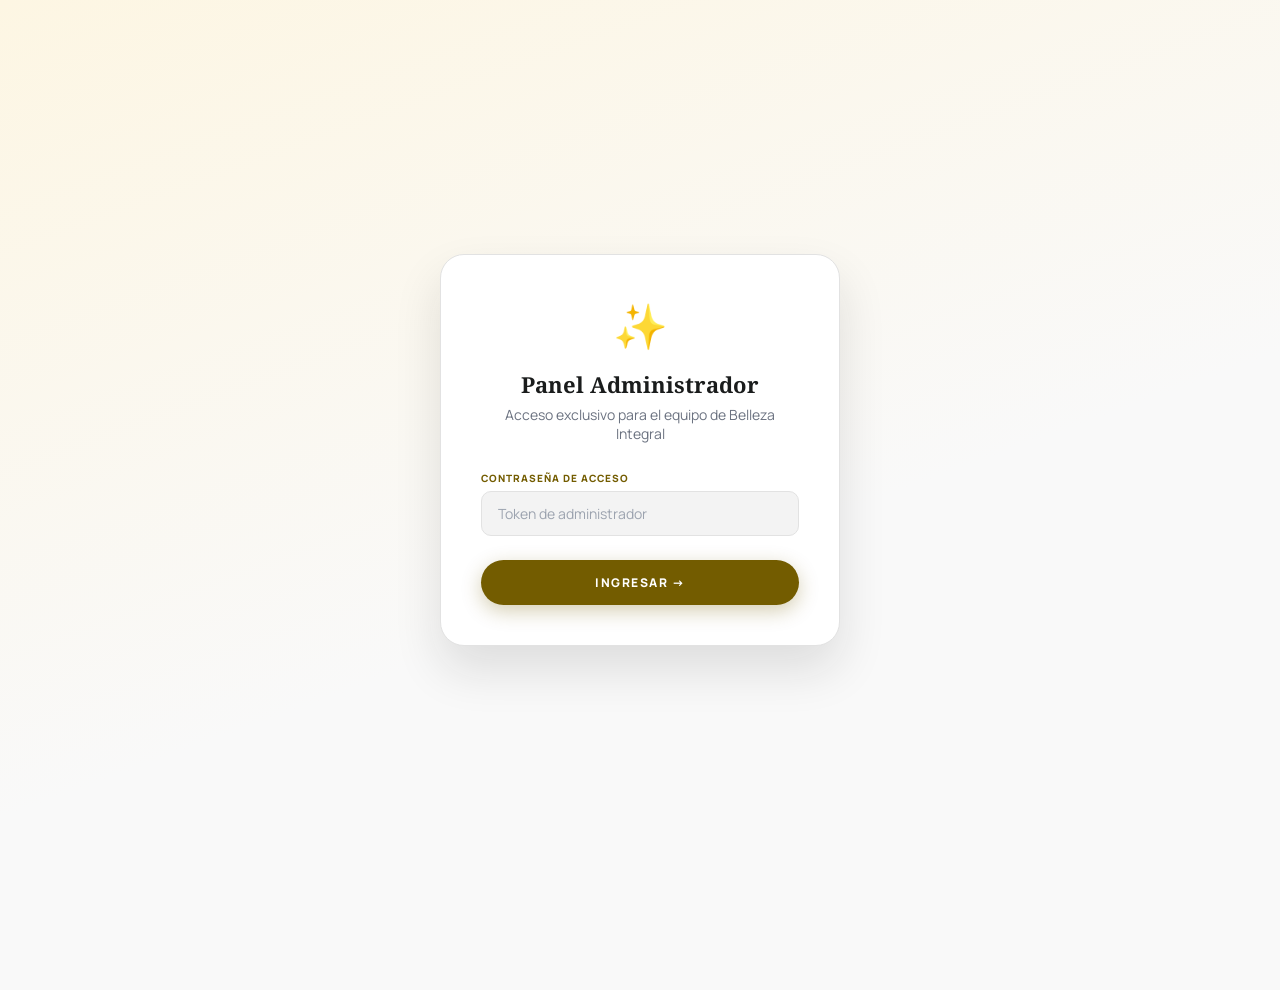
<file: dashboard.html>
<!DOCTYPE html>
<html lang="es">
<head>
<meta charset="UTF-8">
<meta name="viewport" content="width=device-width,initial-scale=1.0">
<title>Dashboard — Belleza Integral</title>
<link rel="preconnect" href="https://fonts.googleapis.com">
<link href="https://fonts.googleapis.com/css2?family=Noto+Serif:ital,wght@0,400;0,700;1,400&family=Manrope:wght@300;400;600;800&display=swap" rel="stylesheet">
<link href="https://fonts.googleapis.com/css2?family=Material+Symbols+Outlined:wght,FILL@100..700,0..1&display=swap" rel="stylesheet">
<link rel="stylesheet" href="css/styles.css">
</head>
<body>

<!-- LOADER -->
<div class="loader" id="loader" style="display:none">
  <div class="loader-spin"></div>
  <p class="loader-txt" id="loader-txt">Cargando…</p>
</div>
<div class="toast-error" id="toast-error"></div>

<!-- LOGIN SCREEN -->
<div id="login-screen" class="login-screen">
  <div class="login-card">
    <div class="login-logo">✨</div>
    <h2 class="login-titulo">Panel Administrador</h2>
    <p class="login-sub">Acceso exclusivo para el equipo de Belleza Integral</p>
    <div class="login-input-group">
      <label>Contraseña de acceso</label>
      <input class="form-input" id="login-pwd" type="password"
        placeholder="Token de administrador"
        onkeydown="if(event.key==='Enter')iniciarSesion()">
    </div>
    <button class="btn-login" onclick="iniciarSesion()">Ingresar →</button>
    <p id="login-error" style="color:var(--danger);font-size:13px;margin-top:12px;display:none">
      ❌ Credenciales incorrectas
    </p>
  </div>
</div>

<!-- DASHBOARD SCREEN -->
<div id="dash-screen" style="display:none">

  <!-- NAVBAR -->
  <nav class="navbar">
    <div class="nav-brand">
      <span class="nav-logo">✨</span>
      <span class="nav-nombre">Belleza Integral · Admin</span>
    </div>
    <div class="nav-links">
      <span class="nav-link" onclick="cargarDashboard()">🏠 Dashboard</span>
      <span class="nav-link" onclick="mostrarSeccion('agenda')">📅 Agenda</span>
      <span class="nav-link" onclick="mostrarSeccion('reservas')">📋 Reservas</span>
      <span class="nav-link" onclick="cerrarSesion()" style="color:var(--danger)">Salir</span>
    </div>
  </nav>

  <div class="dash-layout">

    <!-- HEADER -->
    <div class="dash-header">
      <div>
        <h1 class="dash-titulo">Dashboard</h1>
        <p class="dash-fecha" id="dash-fecha-hoy"></p>
      </div>
      <div class="fecha-selector">
        <label style="font-size:13px;color:var(--muted)">Ver día:</label>
        <input type="date" class="fecha-input" id="fecha-selector-dash" onchange="cambiarFecha(this.value)">
        <button class="btn-secondary" style="padding:8px 14px;font-size:13px" onclick="cargarDashboard()">
          Hoy
        </button>
      </div>
    </div>

    <!-- STATS -->
    <div class="stats-grid" id="stats-grid">
      <div class="stat-card"><div class="stat-valor">—</div><div class="stat-label">Reservas hoy</div></div>
      <div class="stat-card stat-card--success"><div class="stat-valor">—</div><div class="stat-label">Confirmadas</div></div>
      <div class="stat-card stat-card--info"><div class="stat-valor">—</div><div class="stat-label">Completadas</div></div>
      <div class="stat-card stat-card--danger"><div class="stat-valor">—</div><div class="stat-label">Canceladas</div></div>
      <div class="stat-card"><div class="stat-valor" style="font-size:22px">—</div><div class="stat-label">Ingreso estimado</div></div>
    </div>

    <!-- SECCIÓN AGENDA -->
    <div id="seccion-agenda" class="dash-section" style="margin-bottom:24px">
      <div class="dash-section-titulo">📅 Agenda del Día</div>
      <div id="agenda-dia">
        <p class="agenda-vacia">Cargando agenda…</p>
      </div>
    </div>

    <!-- SECCIÓN RESERVAS -->
    <div id="seccion-reservas">
      <div class="dash-grid">

        <!-- Tabla reservas del día -->
        <div class="dash-section">
          <div style="display:flex;align-items:center;justify-content:space-between;margin-bottom:16px">
            <div class="dash-section-titulo" style="margin-bottom:0">📋 Reservas del Día</div>
            <button class="btn-secondary" style="padding:6px 12px;font-size:12px" onclick="exportarCSV()">
              ↓ Exportar
            </button>
          </div>
          <div style="overflow-x:auto">
            <table class="tabla-reservas">
              <thead>
                <tr>
                  <th>ID</th><th>Cliente</th><th>Servicio</th>
                  <th>Especialista</th><th>Hora</th><th>Estado</th><th>Acciones</th>
                </tr>
              </thead>
              <tbody id="tabla-reservas-body">
                <tr><td colspan="7" style="text-align:center;color:var(--hint);padding:24px">Cargando…</td></tr>
              </tbody>
            </table>
          </div>
        </div>

        <!-- Próximas reservas -->
        <div class="dash-section">
          <div class="dash-section-titulo">🔜 Próximas Reservas</div>
          <div id="proximas-lista">
            <p style="color:var(--hint);font-size:13px;text-align:center;padding:20px">Cargando…</p>
          </div>
        </div>

      </div>
    </div>

  </div>
</div>

<!-- MODAL DETALLE RESERVA -->
<div class="modal-back" id="modal-detalle">
  <div class="modal">
    <div class="modal-header">
      <h3>📋 Detalle de Reserva</h3>
      <button class="modal-close" onclick="cerrarModalDetalle()">✕</button>
    </div>
    <div class="modal-body" id="modal-detalle-body">
      <!-- Dinámico -->
    </div>
  </div>
</div>

<script src="js/api.js"></script>
<script src="js/calendar.js"></script>
<script>
/* ================================================================
   DASHBOARD — Lógica admin
   ================================================================ */

let dashState = {
  autenticado: false,
  fechaActual: _hoyStr(),
  data: null
};

// ── AUTENTICACIÓN ─────────────────────────────────────────────
async function iniciarSesion() {
  const pwd = document.getElementById('login-pwd').value.trim();
  if (!pwd) return;

  mostrarLoader(true, 'Verificando…');
  try {
    const res = await apiAdmin('validarAdmin', { token: pwd });
    mostrarLoader(false);
    if (res.ok && res.esAdmin) {
      // Guardar token en sessionStorage
      sessionStorage.setItem('barberia_token', pwd);
      // Sobrescribir API_TOKEN con el ingresado
      window.API_TOKEN = pwd;
      dashState.autenticado = true;
      mostrarDashboard();
    } else {
      document.getElementById('login-error').style.display = 'block';
    }
  } catch(e) {
    mostrarLoader(false);
    mostrarError('Error de conexión.');
  }
}

function cerrarSesion() {
  sessionStorage.removeItem('barberia_token');
  dashState.autenticado = false;
  document.getElementById('dash-screen').style.display = 'none';
  document.getElementById('login-screen').style.display = 'flex';
}

// Al cargar la página, verificar si ya hay sesión
window.addEventListener('DOMContentLoaded', () => {
  const token = sessionStorage.getItem('barberia_token');
  if (token) {
    window.API_TOKEN = token;
    dashState.autenticado = true;
    mostrarDashboard();
  }
  // Inicializar fecha de hoy
  document.getElementById('fecha-selector-dash').value = dashState.fechaActual;
  document.getElementById('dash-fecha-hoy').textContent = _formatFechaLarga(dashState.fechaActual);
});

function mostrarDashboard() {
  document.getElementById('login-screen').style.display = 'none';
  document.getElementById('dash-screen').style.display = 'block';
  cargarDashboard();
}

// ── CARGAR DATOS ──────────────────────────────────────────────
async function cargarDashboard() {
  dashState.fechaActual = _hoyStr();
  document.getElementById('fecha-selector-dash').value = dashState.fechaActual;
  document.getElementById('dash-fecha-hoy').textContent = _formatFechaLarga(dashState.fechaActual);

  mostrarLoader(true, 'Cargando dashboard…');
  try {
    const data    = await apiAdmin('getDashboard', {});
    dashState.data = data;
    mostrarLoader(false);

    if (!data.ok) { mostrarError(data.error||'Error al cargar datos.'); return; }

    renderStats(data.stats);
    renderTablaReservas(data.reservasHoy);
    renderAgendaDia('agenda-dia', data.reservasHoy, data.empleados);
    renderProximas(data.proximas);
  } catch(e) {
    mostrarLoader(false);
    mostrarError('Error de conexión.');
  }
}

async function cambiarFecha(fecha) {
  dashState.fechaActual = fecha;
  document.getElementById('dash-fecha-hoy').textContent = _formatFechaLarga(fecha);
  mostrarLoader(true, 'Cargando reservas…');
  try {
    const reservas = await apiAdmin('getReservasPorDia', { params:{ fecha } });
    mostrarLoader(false);
    renderTablaReservas(reservas);
    if (dashState.data) renderAgendaDia('agenda-dia', reservas, dashState.data.empleados);
  } catch(e) {
    mostrarLoader(false);
    mostrarError('Error al cargar reservas.');
  }
}

// ── RENDER ────────────────────────────────────────────────────
function renderStats(stats) {
  const cards = document.getElementById('stats-grid').querySelectorAll('.stat-card');
  const vals  = [
    stats.totalHoy,
    stats.confirmadas,
    stats.completadas,
    stats.canceladas,
    '$' + (stats.ingresoEstimado||0).toLocaleString('es-CL')
  ];
  cards.forEach((c,i) => { c.querySelector('.stat-valor').textContent = vals[i]; });
}

function renderTablaReservas(reservas) {
  const tbody = document.getElementById('tabla-reservas-body');
  if (!reservas || !reservas.length) {
    tbody.innerHTML = '<tr><td colspan="7" style="text-align:center;color:var(--hint);padding:24px">Sin reservas para este día</td></tr>';
    return;
  }

  reservas.sort((a,b) => a.horaInicio.localeCompare(b.horaInicio));

  tbody.innerHTML = reservas.map(r => `
    <tr>
      <td style="font-family:monospace;font-size:12px;color:var(--gold)">${r.id}</td>
      <td>
        <div style="font-weight:600;font-size:13px">${r.nombre}</div>
        <div style="font-size:11px;color:var(--muted)">${r.email}</div>
      </td>
      <td style="font-size:13px">${r.servicioNombre}${r.sesionNum>1?' (S'+r.sesionNum+'/'+r.sesionesTotales+')':''}</td>
      <td style="font-size:13px">${r.empleadoNombre}</td>
      <td style="font-size:13px;white-space:nowrap">${r.horaInicio} — ${r.horaFin}</td>
      <td><span class="badge badge--${r.estado.toLowerCase()}">${r.estado}</span></td>
      <td>
        <div style="display:flex;gap:6px">
          <button class="btn-success" onclick="verDetalle('${r.id}')">Ver</button>
          ${r.estado !== 'Cancelada' && r.estado !== 'Completada'
            ? `<button class="btn-success" onclick="completarReserva('${r.id}')">✓</button>
               <button class="btn-danger"  onclick="cancelarReservaAdmin('${r.id}')">✕</button>`
            : ''
          }
        </div>
      </td>
    </tr>
  `).join('');
}

function renderProximas(proximas) {
  const el = document.getElementById('proximas-lista');
  if (!proximas || !proximas.length) {
    el.innerHTML = '<p style="color:var(--hint);font-size:13px;text-align:center;padding:20px">Sin próximas reservas</p>';
    return;
  }

  el.innerHTML = proximas.slice(0,15).map(r => `
    <div style="display:flex;justify-content:space-between;align-items:center;
      padding:10px 0;border-bottom:1px solid var(--border);font-size:13px">
      <div>
        <div style="font-weight:600">${r.nombre}</div>
        <div style="color:var(--muted);font-size:11px">${r.servicioNombre} · ${r.empleadoNombre}</div>
      </div>
      <div style="text-align:right">
        <div style="color:var(--gold);font-weight:600">${r.fecha}</div>
        <div style="color:var(--muted);font-size:11px">${r.horaInicio}</div>
      </div>
    </div>
  `).join('');
}

// ── ACCIONES ──────────────────────────────────────────────────
async function cancelarReservaAdmin(reservaID) {
  if (!confirm('¿Cancelar la reserva ' + reservaID + '?')) return;
  mostrarLoader(true, 'Cancelando…');
  const res = await apiAdmin('cancelarReserva', { reservaID, canceladoPor:'admin' });
  mostrarLoader(false);
  if (res.ok) { mostrarExito('Reserva cancelada.'); await cargarDashboard(); }
  else mostrarError(res.error||'Error al cancelar.');
}

async function completarReserva(reservaID) {
  mostrarLoader(true, 'Actualizando…');
  const res = await apiAdmin('actualizarEstado', { params:{ reservaID, estado:'Completada' } });
  mostrarLoader(false);
  if (res.ok) { mostrarExito('Reserva marcada como completada.'); await cargarDashboard(); }
  else mostrarError('Error al actualizar.');
}

function verDetalle(reservaID) {
  const reservas = dashState.data?.reservasHoy || [];
  const r = reservas.find(x => x.id === reservaID);
  if (!r) { mostrarError('Reserva no encontrada.'); return; }

  document.getElementById('modal-detalle-body').innerHTML = `
    <div class="modal-resumen" style="grid-template-columns:1fr 1fr">
      <div class="modal-res-item"><span>ID Reserva</span><strong style="color:var(--gold)">${r.id}</strong></div>
      <div class="modal-res-item"><span>Estado</span><strong><span class="badge badge--${r.estado.toLowerCase()}">${r.estado}</span></strong></div>
      <div class="modal-res-item"><span>Cliente</span><strong>${r.nombre}</strong></div>
      <div class="modal-res-item"><span>Email</span><strong>${r.email}</strong></div>
      <div class="modal-res-item"><span>Teléfono</span><strong>${r.telefono||'—'}</strong></div>
      <div class="modal-res-item"><span>Servicio</span><strong>${r.servicioNombre}</strong></div>
      <div class="modal-res-item"><span>Especialista</span><strong>${r.empleadoNombre}</strong></div>
      <div class="modal-res-item"><span>Fecha</span><strong>${r.fecha}</strong></div>
      <div class="modal-res-item"><span>Hora</span><strong>${r.horaInicio} — ${r.horaFin}</strong></div>
      <div class="modal-res-item"><span>Duración</span><strong>${r.duracion} min</strong></div>
      <div class="modal-res-item"><span>Precio</span><strong style="color:var(--gold-lt)">$${(r.precio||0).toLocaleString('es-CL')}</strong></div>
      ${r.sesionNum > 1 ? `<div class="modal-res-item"><span>Sesión</span><strong>${r.sesionNum} de ${r.sesionesTotales}</strong></div>` : ''}
    </div>
    ${r.notas ? `<div style="background:var(--card2);padding:12px;border-radius:8px;font-size:13px;margin-top:12px"><strong style="color:var(--muted)">Notas:</strong> ${r.notas}</div>` : ''}
    <div style="display:flex;gap:10px;margin-top:16px;flex-wrap:wrap">
      ${r.estado !== 'Completada' ? `<button class="btn-success" onclick="completarReserva('${r.id}');cerrarModalDetalle()">✅ Marcar completada</button>` : ''}
      ${r.estado !== 'Cancelada'  ? `<button class="btn-danger"  onclick="cancelarReservaAdmin('${r.id}');cerrarModalDetalle()">❌ Cancelar</button>` : ''}
    </div>
  `;
  document.getElementById('modal-detalle').classList.add('open');
}

function cerrarModalDetalle() {
  document.getElementById('modal-detalle').classList.remove('open');
}

// Click fuera del modal
document.getElementById('modal-detalle').addEventListener('click', function(e) {
  if (e.target === this) cerrarModalDetalle();
});

// ── EXPORTAR CSV ──────────────────────────────────────────────
function exportarCSV() {
  const reservas = dashState.data?.reservasHoy || [];
  if (!reservas.length) { mostrarError('No hay datos para exportar.'); return; }
  const headers = ['ID','Nombre','Email','Teléfono','Servicio','Especialista','Fecha','Hora Inicio','Hora Fin','Estado','Precio'];
  const rows = reservas.map(r => [
    r.id, r.nombre, r.email, r.telefono||'',
    r.servicioNombre, r.empleadoNombre, r.fecha, r.horaInicio, r.horaFin, r.estado, r.precio
  ]);
  const csv = [headers, ...rows].map(r => r.join(',')).join('\n');
  const blob = new Blob([csv], { type:'text/csv;charset=utf-8;' });
  const a = document.createElement('a');
  a.href = URL.createObjectURL(blob);
  a.download = `reservas_${dashState.fechaActual}.csv`;
  a.click();
}

// ── SECCIONES ─────────────────────────────────────────────────
function mostrarSeccion(seccion) {
  if (seccion === 'agenda') {
    document.getElementById('seccion-agenda').scrollIntoView({ behavior:'smooth' });
  } else {
    document.getElementById('seccion-reservas').scrollIntoView({ behavior:'smooth' });
  }
}

// ── HELPERS ───────────────────────────────────────────────────
function mostrarLoader(show, txt) {
  const el = document.getElementById('loader');
  el.style.display = show ? 'flex' : 'none';
  const txtEl = document.getElementById('loader-txt');
  if (txtEl && txt) txtEl.textContent = txt;
}

function mostrarError(msg) {
  const el = document.getElementById('toast-error');
  el.textContent = '❌ ' + msg;
  el.style.background = 'var(--danger)';
  el.classList.add('visible');
  setTimeout(() => el.classList.remove('visible'), 4000);
}

function mostrarExito(msg) {
  const el = document.getElementById('toast-error');
  el.textContent = '✅ ' + msg;
  el.style.background = 'var(--success)';
  el.classList.add('visible');
  setTimeout(() => el.classList.remove('visible'), 3000);
}

function _hoyStr() {
  const hoy = new Date();
  return hoy.getFullYear() + '-' +
    String(hoy.getMonth()+1).padStart(2,'0') + '-' +
    String(hoy.getDate()).padStart(2,'0');
}

function _formatFechaLarga(str) {
  if (!str) return '';
  const dias   = ['Domingo','Lunes','Martes','Miércoles','Jueves','Viernes','Sábado'];
  const meses  = ['enero','febrero','marzo','abril','mayo','junio','julio','agosto','septiembre','octubre','noviembre','diciembre'];
  const f = new Date(str + 'T12:00:00');
  return dias[f.getDay()] + ', ' + f.getDate() + ' de ' + meses[f.getMonth()] + ' ' + f.getFullYear();
}
</script>
</body>
</html>
</file>
<file: css/styles.css>
/* ================================================================
   BELLEZA INTEGRAL — css/styles.css
   Estética editorial luxury · Noto Serif + Manrope · Light mode
   ================================================================ */

/* ── RESET ──────────────────────────────────────────────────── */
*,*::before,*::after{box-sizing:border-box;margin:0;padding:0}
html{scroll-behavior:smooth;font-size:16px}
body{
  font-family:'Manrope',system-ui,sans-serif;
  background:#f9f9f9;color:#1a1c1c;
  min-height:100vh;
  -webkit-font-smoothing:antialiased;
  padding-bottom:90px; /* room for bottom nav */
}

:root{
  /* Brand */
  --primary:#735c00;
  --primary-lt:#d4af37;
  --primary-dim:#e9c349;
  --primary-bg:rgba(115,92,0,.08);
  --primary-bg2:rgba(212,175,55,.15);
  /* Surface */
  --bg:#f9f9f9;
  --surface:#ffffff;
  --surface-low:#f3f3f3;
  --surface-high:#eeeeee;
  --surface-highest:#e2e2e2;
  /* Text */
  --text:#1a1c1c;
  --muted:#6b7280;
  --hint:#9ca3af;
  /* Border */
  --border:#e2e2e2;
  --border2:#d0c5af;
  /* Status */
  --success:#16a34a;--success-bg:rgba(22,163,74,.1);
  --danger:#ba1a1a;--danger-bg:rgba(186,26,26,.1);
  --info:#415ba4;--info-bg:rgba(65,91,164,.1);
  --warn:#92400e;--warn-bg:rgba(146,64,14,.1);
  /* Radii */
  --r:10px;--r-lg:16px;--r-xl:24px;
  /* Shadows */
  --shadow:0 4px 24px rgba(26,28,28,.07);
  --shadow-lg:0 24px 48px rgba(26,28,28,.12);
  --shadow-xl:0 40px 80px rgba(26,28,28,.16);
}

img{display:block;max-width:100%}
button{font-family:inherit;cursor:pointer;border:none;outline:none}
input,textarea,select{font-family:inherit;outline:none}
a{color:inherit;text-decoration:none}

/* Material Symbols config */
.material-symbols-outlined{
  font-variation-settings:'FILL' 0,'wght' 300,'GRAD' 0,'opsz' 24;
  user-select:none;
}

/* ── SCROLLBAR ───────────────────────────────────────────────*/
::-webkit-scrollbar{width:4px;height:4px}
::-webkit-scrollbar-track{background:var(--surface-low)}
::-webkit-scrollbar-thumb{background:var(--border2);border-radius:2px}

/* ── TOP NAVBAR ──────────────────────────────────────────────*/
.navbar{
  position:fixed;top:0;z-index:100;
  width:100%;height:64px;
  background:rgba(249,249,249,.75);
  backdrop-filter:blur(20px);-webkit-backdrop-filter:blur(20px);
  border-bottom:1px solid var(--border);
  display:flex;align-items:center;justify-content:space-between;
  padding:0 20px;
}
.nav-icon-btn{
  width:40px;height:40px;border-radius:50%;
  background:transparent;border:none;cursor:pointer;
  display:flex;align-items:center;justify-content:center;
  color:var(--muted);transition:all .2s;
}
.nav-icon-btn:hover{background:var(--surface-high);color:var(--primary)}
.nav-brand{
  display:flex;align-items:center;
  font-family:'Noto Serif',serif;
  font-size:20px;font-style:italic;
  color:var(--primary);letter-spacing:-.3px;
}
.nav-nombre{font-family:'Noto Serif',serif;font-style:italic;color:var(--primary)}
.nav-logo-img{height:36px;object-fit:contain;border-radius:6px}

/* ── HERO ────────────────────────────────────────────────────*/
.hero{
  padding-top:80px;
  position:relative;overflow:hidden;
}
.hero-visual{
  position:relative;
  background:linear-gradient(160deg,#f5eedc 0%,#ede8da 40%,#e8dece 100%);
  min-height:340px;
  display:flex;align-items:flex-end;
  padding:28px 24px;
  overflow:hidden;
}
.hero-gradient-bg{
  position:absolute;inset:0;
  background:
    radial-gradient(ellipse 70% 80% at 80% 20%, rgba(212,175,55,.25), transparent 60%),
    radial-gradient(ellipse 50% 60% at 10% 80%, rgba(115,92,0,.12), transparent 50%);
}
/* Decorative circles */
.hero-visual::before{
  content:'';position:absolute;
  width:280px;height:280px;border-radius:50%;
  background:linear-gradient(135deg,rgba(212,175,55,.2),rgba(115,92,0,.1));
  right:-60px;top:-80px;
}
.hero-visual::after{
  content:'';position:absolute;
  width:160px;height:160px;border-radius:50%;
  background:rgba(212,175,55,.12);
  left:20px;bottom:-40px;
}
.hero-badge{
  position:relative;z-index:2;
  display:inline-flex;align-items:center;gap:6px;
  background:rgba(255,255,255,.7);backdrop-filter:blur(10px);
  border:1px solid rgba(212,175,55,.4);
  color:var(--primary);padding:8px 16px;border-radius:20px;
  font-size:11px;font-weight:800;letter-spacing:.6px;
  text-transform:uppercase;
}
.hero-copy{
  padding:36px 24px 28px;
  max-width:600px;
}
.hero-overline{
  font-size:10px;font-weight:800;letter-spacing:2px;
  text-transform:uppercase;color:var(--primary);margin-bottom:12px;
}
.hero-title{
  font-family:'Noto Serif',serif;
  font-size:clamp(38px,8vw,60px);
  line-height:1.05;letter-spacing:-.5px;
  color:var(--text);margin-bottom:16px;
}
.hero-title em{color:var(--primary);font-style:italic}
.hero-sub{
  color:var(--muted);font-size:15px;line-height:1.7;
  margin-bottom:28px;max-width:480px;
}
.hero-ctas{display:flex;gap:12px;flex-wrap:wrap}
.hero-stat-card{
  margin:0 24px 32px;
  background:var(--surface);border-radius:var(--r-lg);
  padding:20px 24px;box-shadow:var(--shadow);
  border:1px solid var(--border);
  max-width:200px;
}
.hero-stat-label{
  font-size:10px;font-weight:800;letter-spacing:2px;
  text-transform:uppercase;color:var(--primary);margin-bottom:8px;
}
.hero-stat-quote{
  font-family:'Noto Serif',serif;
  font-size:16px;line-height:1.4;color:var(--text);font-style:italic;
}

/* ── SECTION HEADER ──────────────────────────────────────────*/
.section-header{
  padding:48px 24px 12px;
  max-width:1280px;margin:0 auto;
}
.section-overline{
  font-size:10px;font-weight:800;letter-spacing:2px;
  text-transform:uppercase;color:var(--primary);margin-bottom:10px;
}
.section-title{
  font-family:'Noto Serif',serif;
  font-size:clamp(26px,5vw,36px);color:var(--text);
  line-height:1.1;margin-bottom:10px;
}
.section-title em{color:var(--primary);font-style:italic}
.section-sub{color:var(--muted);font-size:14px;line-height:1.65}

/* ── BOTONES ─────────────────────────────────────────────────*/
.btn-primary{
  display:inline-flex;align-items:center;gap:8px;
  background:var(--primary);color:#fff;
  font-family:'Manrope',sans-serif;
  font-size:12px;font-weight:800;letter-spacing:1.5px;text-transform:uppercase;
  padding:13px 24px;border-radius:9999px;
  box-shadow:0 6px 20px rgba(115,92,0,.3);transition:all .22s;
}
.btn-primary:hover{background:#5a4800;box-shadow:0 10px 28px rgba(115,92,0,.45);transform:translateY(-1px)}
.btn-ghost{
  display:inline-flex;align-items:center;gap:8px;
  background:transparent;
  border:1.5px solid var(--border2);
  color:var(--text);
  font-size:12px;font-weight:800;letter-spacing:1.5px;text-transform:uppercase;
  padding:13px 24px;border-radius:9999px;transition:all .22s;
}
.btn-ghost:hover{border-color:var(--primary);color:var(--primary);background:var(--primary-bg)}
.btn-danger{
  background:var(--danger-bg);border:1px solid rgba(186,26,26,.25);
  color:var(--danger);font-size:13px;font-weight:700;
  padding:8px 14px;border-radius:8px;transition:all .2s;
}
.btn-danger:hover{background:var(--danger);color:#fff}
.btn-success{
  background:var(--success-bg);border:1px solid rgba(22,163,74,.25);
  color:var(--success);font-size:13px;font-weight:700;
  padding:8px 14px;border-radius:8px;transition:all .2s;
}
.btn-success:hover{background:var(--success);color:#fff}

/* ── LAYOUT RESERVAS ─────────────────────────────────────────*/
.reservas-layout{
  max-width:1280px;margin:0 auto;padding:36px 24px;
  display:grid;grid-template-columns:1fr 360px;gap:28px;
}
@media(max-width:900px){.reservas-layout{grid-template-columns:1fr}}
.reservas-sidebar{position:sticky;top:80px;height:fit-content}

/* ── PASOS ───────────────────────────────────────────────────*/
.paso{margin-bottom:40px}
.paso-titulo{
  font-size:10px;font-weight:800;color:var(--primary);
  text-transform:uppercase;letter-spacing:2px;
  margin-bottom:18px;display:flex;align-items:center;gap:10px;
}
.paso-titulo::before{
  content:attr(data-paso);
  background:var(--primary);color:#fff;
  width:22px;height:22px;border-radius:50%;
  display:flex;align-items:center;justify-content:center;
  font-size:11px;font-weight:800;flex-shrink:0;
}

/* ── SERVICIOS ───────────────────────────────────────────────*/
.srv-categoria{margin-bottom:24px}
.srv-cat-titulo{
  font-size:10px;color:var(--hint);text-transform:uppercase;
  letter-spacing:1.5px;margin-bottom:12px;font-weight:800;
}
.srv-lista{display:flex;flex-direction:column;gap:8px}
.srv-card{
  background:var(--surface-low);border:1px solid transparent;
  border-radius:var(--r-lg);padding:16px 18px;
  display:flex;align-items:center;justify-content:space-between;
  cursor:pointer;transition:all .22s;
}
.srv-card:hover{
  background:var(--surface);border-color:var(--border2);
  box-shadow:var(--shadow);transform:translateY(-1px);
}
.srv-card--sel{
  background:var(--surface)!important;
  border-color:var(--primary)!important;
  box-shadow:0 0 0 3px var(--primary-bg)!important;
}
.srv-card-nombre{font-weight:700;font-size:15px;margin-bottom:5px;color:var(--text)}
.srv-card-detalles{display:flex;gap:12px;font-size:12px;color:var(--muted);flex-wrap:wrap}
.srv-precio{color:var(--primary);font-weight:700}
.srv-sesion{
  font-size:10px;background:var(--info-bg);color:var(--info);
  padding:2px 8px;border-radius:4px;font-weight:700;
}
.srv-skill{
  font-size:10px;background:rgba(139,92,246,.1);color:#7c3aed;
  padding:2px 8px;border-radius:4px;font-weight:700;
}
.srv-card-check{
  width:24px;height:24px;border-radius:50%;
  border:2px solid var(--border2);
  display:flex;align-items:center;justify-content:center;
  font-size:12px;color:transparent;transition:all .2s;flex-shrink:0;
}
.srv-card-check.activo{background:var(--primary);border-color:var(--primary);color:#fff}

/* ── CALENDARIO ──────────────────────────────────────────────*/
.cal-card{
  background:var(--surface);border:1px solid var(--border);
  border-radius:var(--r-lg);padding:20px;
  box-shadow:var(--shadow);
}
.fecha-display-txt{
  text-align:center;margin-top:14px;font-size:13px;
  color:var(--primary);font-weight:700;min-height:20px;
}
.cal-header{display:flex;align-items:center;justify-content:space-between;margin-bottom:14px}
.cal-titulo{
  font-family:'Noto Serif',serif;
  font-size:16px;font-weight:700;color:var(--text);
}
.cal-nav{
  background:var(--surface-low);border:1px solid var(--border);
  color:var(--text);width:32px;height:32px;border-radius:8px;
  font-size:18px;display:flex;align-items:center;justify-content:center;
  transition:all .18s;cursor:pointer;
}
.cal-nav:hover{border-color:var(--primary);color:var(--primary);background:var(--primary-bg)}
.cal-grid{display:grid;grid-template-columns:repeat(7,1fr);gap:4px}
.cal-dia-nombre{
  text-align:center;font-size:10px;color:var(--hint);
  font-weight:800;padding:6px 0;text-transform:uppercase;letter-spacing:.5px;
}
.cal-dia{
  aspect-ratio:1;border-radius:10px;display:flex;
  align-items:center;justify-content:center;
  font-size:13px;font-weight:500;transition:all .18s;
}
.cal-dia--activo{cursor:pointer;color:var(--text)}
.cal-dia--activo:hover{background:var(--primary-bg2);color:var(--primary)}
.cal-dia--disabled{color:var(--hint);opacity:.4}
.cal-dia--seleccionado{background:var(--primary)!important;color:#fff!important;font-weight:800}

/* ── FILTRO ESPECIALISTAS ────────────────────────────────────*/
.empleados-filtro{display:flex;gap:8px;flex-wrap:wrap}
.emp-filtro-btn{
  padding:7px 16px;border-radius:9999px;font-size:12px;font-weight:700;
  background:transparent;border:1.5px solid var(--border);color:var(--muted);
  transition:all .2s;cursor:pointer;letter-spacing:.3px;
}
.emp-filtro-btn:hover,.emp-filtro-btn.activo{
  color:var(--text);border-color:var(--primary);background:var(--primary-bg);
}
.emp-filtro-btn--all.activo{
  background:var(--primary);border-color:var(--primary);color:#fff;
}

/* ── SLOTS ───────────────────────────────────────────────────*/
.slots-wrapper{display:flex;flex-direction:column;gap:20px}
.slots-barbero{
  background:var(--surface);border:1px solid var(--border);
  border-radius:var(--r-lg);overflow:hidden;box-shadow:var(--shadow);
}
.slots-barbero-header{
  display:flex;align-items:center;gap:14px;padding:16px 18px;
  border-bottom:2px solid var(--border);
}
.slots-barbero-avatar{
  width:42px;height:42px;border-radius:50%;
  display:flex;align-items:center;justify-content:center;
  font-size:17px;font-weight:800;color:#fff;flex-shrink:0;
}
.slots-barbero-nombre{font-weight:800;font-size:14px;color:var(--text)}
.slots-barbero-skills{font-size:11px;color:var(--muted);margin-top:2px}
.slots-horas{display:flex;flex-wrap:wrap;gap:8px;padding:16px 18px}
.slot-btn{
  padding:9px 16px;border-radius:9999px;font-size:12px;font-weight:700;
  background:var(--primary-bg);border:1.5px solid rgba(115,92,0,.2);
  color:var(--primary);transition:all .18s;cursor:pointer;letter-spacing:.2px;
}
.slot-btn:hover{
  background:var(--primary);color:#fff;
  border-color:var(--primary);transform:translateY(-1px);
  box-shadow:0 4px 12px rgba(115,92,0,.25);
}
.slots-vacio{
  color:var(--muted);text-align:center;
  padding:48px 24px;font-size:14px;
  background:var(--surface-low);border-radius:var(--r-lg);
}
.slots-sin-horas{color:var(--hint);font-size:13px;padding:8px 0}

/* ── EDITORIAL BANNER ────────────────────────────────────────*/
.editorial-banner{
  background:linear-gradient(135deg,#fdf6e3,#f5eecc);
  border:1px solid rgba(212,175,55,.3);
  border-radius:var(--r-xl);padding:40px 32px;
  text-align:center;margin-top:8px;
}
.editorial-banner-icon{
  font-size:36px;color:var(--primary);
  font-variation-settings:'FILL' 1,'wght' 300,'GRAD' 0,'opsz' 40;
  margin-bottom:14px;display:block;
}
.editorial-banner-title{
  font-family:'Noto Serif',serif;
  font-size:22px;color:var(--text);margin-bottom:8px;
}
.editorial-banner-sub{
  color:var(--muted);font-size:14px;margin-bottom:24px;line-height:1.6;
}

/* ── SIDEBAR ─────────────────────────────────────────────────*/
.sidebar-card{
  background:var(--surface);border:1px solid var(--border);
  border-radius:var(--r-lg);padding:22px;
  margin-bottom:16px;box-shadow:var(--shadow);
}
.sidebar-titulo{
  font-size:10px;font-weight:800;color:var(--primary);
  text-transform:uppercase;letter-spacing:2px;margin-bottom:16px;
}
.resumen-items{display:flex;flex-direction:column;gap:12px}
.resumen-item{
  display:flex;justify-content:space-between;
  align-items:center;font-size:14px;
}
.resumen-item span{color:var(--muted);font-size:12px}
.resumen-item strong{color:var(--text);text-align:right;max-width:60%;font-weight:700}
.resumen-placeholder{color:var(--hint);font-size:13px;text-align:center;padding:20px 0}
.btn-reservar{
  width:100%;margin-top:18px;
  background:var(--primary);color:#fff;
  font-family:'Manrope',sans-serif;
  font-size:12px;font-weight:800;letter-spacing:1.5px;text-transform:uppercase;
  padding:15px;border-radius:9999px;
  box-shadow:0 6px 20px rgba(115,92,0,.3);transition:all .22s;
}
.btn-reservar:hover{background:#5a4800;transform:translateY(-1px);box-shadow:0 10px 28px rgba(115,92,0,.4)}

/* ── CONTACTO SIDEBAR ────────────────────────────────────────*/
.contact-list{display:flex;flex-direction:column;gap:10px}
.contact-item{
  display:flex;align-items:flex-start;gap:10px;
  font-size:13px;color:var(--muted);line-height:1.5;
}
.contact-icon{font-size:16px;color:var(--primary);flex-shrink:0;margin-top:1px}
.contact-social{display:flex;gap:8px;margin-top:6px}
.social-btn{
  display:inline-flex;align-items:center;gap:6px;
  font-size:12px;font-weight:700;
  padding:7px 14px;border-radius:9999px;transition:all .2s;
}
.social-btn--wa{
  background:rgba(22,163,74,.1);color:var(--success);
  border:1px solid rgba(22,163,74,.2);
}
.social-btn--wa:hover{background:var(--success);color:#fff}
.social-btn--ig{
  background:rgba(115,92,0,.08);color:var(--primary);
  border:1px solid rgba(115,92,0,.2);
}
.social-btn--ig:hover{background:var(--primary);color:#fff}

/* ── MODAL ───────────────────────────────────────────────────*/
.modal-back{
  position:fixed;inset:0;z-index:200;
  background:rgba(26,28,28,.5);
  backdrop-filter:blur(8px);-webkit-backdrop-filter:blur(8px);
  display:flex;align-items:flex-end;
  visibility:hidden;opacity:0;transition:all .28s;
}
@media(min-width:640px){.modal-back{align-items:center;justify-content:center}}
.modal-back.open{visibility:visible;opacity:1}
.modal{
  background:var(--surface);width:min(560px,100%);max-height:90vh;overflow-y:auto;
  border-radius:var(--r-xl) var(--r-xl) 0 0;
  box-shadow:var(--shadow-xl);
  transform:translateY(40px);opacity:0;
  transition:all .3s cubic-bezier(.34,1.2,.64,1);
}
@media(min-width:640px){.modal{border-radius:var(--r-xl)}}
.modal-back.open .modal{transform:translateY(0);opacity:1}
.modal-header{
  background:linear-gradient(135deg,#fdf6e3,#f5eecc);
  padding:22px 24px;
  display:flex;align-items:center;justify-content:space-between;
  border-radius:var(--r-xl) var(--r-xl) 0 0;
  border-bottom:1px solid var(--border);
  position:sticky;top:0;z-index:10;
}
.modal-header h3{
  font-family:'Noto Serif',serif;
  font-size:18px;font-weight:700;color:var(--text);
}
.modal-close{
  background:var(--surface-high);border:1px solid var(--border);
  color:var(--muted);width:32px;height:32px;border-radius:50%;
  display:flex;align-items:center;justify-content:center;transition:all .18s;
}
.modal-close:hover{background:var(--danger-bg);border-color:var(--danger);color:var(--danger)}
.modal-body{padding:24px}
.modal-resumen{
  background:var(--surface-low);border-radius:var(--r);
  padding:16px;margin-bottom:24px;
  display:grid;grid-template-columns:1fr 1fr;gap:12px;
  border:1px solid var(--border);
}
.modal-res-item{font-size:13px}
.modal-res-item span{
  color:var(--muted);display:block;
  font-size:10px;font-weight:800;letter-spacing:.8px;
  text-transform:uppercase;margin-bottom:3px;
}
.modal-res-item strong{color:var(--text);font-weight:700}

/* Forms */
.form-group{margin-bottom:18px}
.form-label{
  display:block;font-size:10px;font-weight:800;color:var(--primary);
  text-transform:uppercase;letter-spacing:1px;margin-bottom:7px;
}
.form-input{
  width:100%;padding:12px 16px;
  background:var(--surface-low);
  border:1.5px solid var(--border);border-radius:var(--r);
  color:var(--text);font-size:14px;font-family:'Manrope',sans-serif;
  transition:border-color .18s;
}
.form-input:focus{
  border-color:var(--primary);
  box-shadow:0 0 0 3px var(--primary-bg);
  background:var(--surface);
}
.form-input::placeholder{color:var(--hint)}
.form-2col{display:grid;grid-template-columns:1fr 1fr;gap:14px}
@media(max-width:480px){.form-2col{grid-template-columns:1fr}}
.form-textarea{resize:vertical;min-height:72px}
.form-select{
  appearance:none;
  background-image:url("data:image/svg+xml,%3Csvg xmlns='http://www.w3.org/2000/svg' width='12' height='12' viewBox='0 0 12 12'%3E%3Cpath fill='%236b7280' d='M6 8L1 3h10z'/%3E%3C/svg%3E");
  background-repeat:no-repeat;background-position:right 12px center;
}
.btn-confirmar{
  width:100%;
  display:flex;align-items:center;justify-content:center;gap:8px;
  background:var(--primary);color:#fff;
  font-size:12px;font-weight:800;letter-spacing:1.5px;text-transform:uppercase;
  padding:15px;border-radius:9999px;margin-top:8px;
  box-shadow:0 6px 20px rgba(115,92,0,.3);transition:all .22s;
}
.btn-confirmar:hover{background:#5a4800;transform:translateY(-1px);box-shadow:0 10px 28px rgba(115,92,0,.4)}

/* ── CONFIRMACIÓN ────────────────────────────────────────────*/
.conf-screen{
  max-width:560px;margin:80px auto;padding:0 24px;text-align:center;
}
.conf-icon{font-size:72px;margin-bottom:20px;animation:popIn .5s cubic-bezier(.34,1.56,.64,1)}
@keyframes popIn{from{transform:scale(0)}to{transform:scale(1)}}
.conf-screen h2{
  font-family:'Noto Serif',serif;
  font-size:28px;font-weight:700;color:var(--success);margin-bottom:8px;
}
.conf-sub{color:var(--muted);font-size:14px;margin-bottom:8px}
.conf-id{
  font-family:'Noto Serif',serif;
  font-size:26px;font-weight:700;color:var(--primary);
  letter-spacing:3px;margin:16px 0;
  background:var(--primary-bg);border:1.5px solid rgba(115,92,0,.2);
  display:inline-block;padding:10px 28px;border-radius:var(--r);
}
.conf-note{color:var(--muted);font-size:13px;margin-bottom:20px;line-height:1.6}
.conf-detalles{
  background:var(--surface);border:1px solid var(--border);
  border-radius:var(--r-lg);padding:20px;
  margin:0 auto 20px;max-width:400px;text-align:left;
  box-shadow:var(--shadow);
}
.conf-item{
  display:flex;justify-content:space-between;
  font-size:14px;padding:9px 0;
  border-bottom:1px solid var(--border);
}
.conf-item:last-child{border:none}
.conf-item span{color:var(--muted);font-size:12px}
.conf-item strong{color:var(--text);font-weight:700}

/* ── FOOTER ──────────────────────────────────────────────────*/
footer{
  background:linear-gradient(135deg,#fdf6e3,#f5eecc);
  border-top:1px solid rgba(212,175,55,.3);
  padding:48px 24px 32px;text-align:center;
}
.footer-logo-wrap{margin-bottom:4px}
.footer-logo-emoji{font-size:32px}
.footer-logo-img{height:52px;object-fit:contain;border-radius:8px;margin:0 auto 8px}
.footer-nombre{
  font-family:'Noto Serif',serif;
  font-size:22px;font-style:italic;
  color:var(--primary);margin-bottom:10px;
}
.footer-info{color:var(--muted);font-size:13px;line-height:1.8}
.footer-social-row{
  margin-top:16px;display:flex;justify-content:center;
  gap:12px;align-items:center;color:var(--muted);font-size:13px;
}
.footer-link{color:var(--primary);font-weight:700;transition:opacity .2s}
.footer-link:hover{opacity:.7}

/* ── BOTTOM NAV ──────────────────────────────────────────────*/
.bottom-nav{
  position:fixed;bottom:0;width:100%;z-index:50;
  background:rgba(255,255,255,.85);
  backdrop-filter:blur(24px);-webkit-backdrop-filter:blur(24px);
  border-top:1px solid var(--border);
  border-radius:24px 24px 0 0;
  box-shadow:0 -4px 30px rgba(26,28,28,.06);
  display:flex;justify-content:space-around;align-items:center;
  padding:10px 16px 20px;
}
.bnav-item{
  display:flex;flex-direction:column;align-items:center;
  gap:3px;padding:8px 20px;border-radius:14px;
  background:transparent;border:none;
  color:var(--hint);cursor:pointer;transition:all .2s;
  text-decoration:none;
}
.bnav-item:hover{color:var(--primary)}
.bnav-item--active{
  background:rgba(115,92,0,.1);
  color:var(--primary)!important;
}
.bnav-icon{font-size:22px}
.bnav-label{
  font-size:10px;font-weight:800;
  letter-spacing:.8px;text-transform:uppercase;
}

/* ── TOAST ───────────────────────────────────────────────────*/
.toast-error{
  position:fixed;bottom:96px;right:20px;z-index:999;
  background:var(--danger);color:#fff;border-radius:12px;
  padding:13px 18px;font-size:13px;font-weight:600;
  box-shadow:0 8px 24px rgba(0,0,0,.15);max-width:300px;
  transform:translateX(110%);opacity:0;transition:all .3s;
}
.toast-error.visible{transform:translateX(0);opacity:1}

/* ── LOADER ──────────────────────────────────────────────────*/
.loader{
  position:fixed;inset:0;z-index:500;
  background:rgba(249,249,249,.9);
  backdrop-filter:blur(4px);
  display:none;flex-direction:column;
  align-items:center;justify-content:center;gap:16px;
}
.loader-spin{
  width:44px;height:44px;
  border:3px solid rgba(115,92,0,.15);
  border-top-color:var(--primary);border-radius:50%;
  animation:spin .8s linear infinite;
}
@keyframes spin{to{transform:rotate(360deg)}}
.loader-txt{color:var(--muted);font-size:13px;font-weight:600}

/* ══════════════════════════════════════════════════════════
   DASHBOARD STYLES (dashboard.html uses same CSS)
   ══════════════════════════════════════════════════════════*/

/* ── Dashboard layout ────────────────────────────────────────*/
.dash-layout{max-width:1400px;margin:0 auto;padding:32px 24px}
.dash-header{display:flex;align-items:center;justify-content:space-between;margin-bottom:28px}
.dash-titulo{
  font-family:'Noto Serif',serif;
  font-size:24px;font-weight:700;color:var(--text);
}
.dash-fecha{color:var(--muted);font-size:13px;margin-top:4px}

.stats-grid{display:grid;grid-template-columns:repeat(auto-fit,minmax(180px,1fr));gap:16px;margin-bottom:28px}
.stat-card{
  background:var(--surface);border:1px solid var(--border);
  border-radius:var(--r-lg);padding:22px;
  transition:all .22s;box-shadow:var(--shadow);
}
.stat-card:hover{transform:translateY(-2px);box-shadow:0 8px 32px rgba(26,28,28,.1)}
.stat-valor{font-size:30px;font-weight:800;color:var(--primary)}
.stat-label{font-size:12px;color:var(--muted);margin-top:4px}
.stat-card--success .stat-valor{color:var(--success)}
.stat-card--danger  .stat-valor{color:var(--danger)}
.stat-card--info    .stat-valor{color:var(--info)}

.dash-grid{display:grid;grid-template-columns:1fr 360px;gap:24px}
@media(max-width:1024px){.dash-grid{grid-template-columns:1fr}}

.dash-section{
  background:var(--surface);border:1px solid var(--border);
  border-radius:var(--r-lg);padding:22px;box-shadow:var(--shadow);
}
.dash-section-titulo{
  font-size:10px;font-weight:800;color:var(--primary);
  text-transform:uppercase;letter-spacing:2px;margin-bottom:16px;
}

/* ── Tabla reservas ──────────────────────────────────────────*/
.tabla-reservas{width:100%;border-collapse:collapse}
.tabla-reservas th{
  font-size:10px;font-weight:800;color:var(--hint);
  text-transform:uppercase;letter-spacing:1px;
  padding:8px 12px;text-align:left;border-bottom:2px solid var(--border);
}
.tabla-reservas td{
  padding:13px 12px;border-bottom:1px solid var(--border);font-size:13px;
}
.tabla-reservas tr:hover td{background:var(--surface-low)}
.tabla-reservas tr:last-child td{border:none}

.badge{display:inline-flex;align-items:center;padding:3px 10px;border-radius:6px;font-size:11px;font-weight:700}
.badge--confirmada{background:var(--success-bg);color:var(--success)}
.badge--cancelada {background:var(--danger-bg);color:var(--danger)}
.badge--completada{background:var(--info-bg);color:var(--info)}
.badge--pendiente {background:var(--warn-bg);color:var(--warn)}

/* ── Agenda visual ───────────────────────────────────────────*/
.agenda-container{display:flex;overflow-x:auto;gap:0}
.agenda-timeline{width:48px;flex-shrink:0;padding-top:48px}
.agenda-hora{height:60px;font-size:10px;color:var(--hint);text-align:right;padding-right:8px;border-right:1px solid var(--border)}
.agenda-columnas{display:flex;gap:4px;flex:1;overflow-x:auto}
.agenda-col{min-width:140px;flex:1}
.agenda-col-header{
  height:40px;border-radius:8px 8px 0 0;
  display:flex;align-items:center;justify-content:center;
  font-size:12px;font-weight:700;color:#fff;margin-bottom:8px;
}
.agenda-col-body{background:var(--surface-low);border-radius:0 0 8px 8px;border:1px solid var(--border)}
.agenda-evento{
  position:absolute;left:4px;right:4px;border-radius:8px;
  padding:6px 8px;font-size:11px;cursor:pointer;overflow:hidden;transition:all .18s;
  border:1px solid rgba(255,255,255,.2);
}
.agenda-evento:hover{opacity:.85;transform:scale(1.02)}
.agenda-evento-hora{font-weight:700;margin-bottom:2px;color:#fff}
.agenda-evento-nombre{font-weight:600;color:#fff}
.agenda-evento-srv{color:rgba(255,255,255,.8)}
.agenda-vacia{color:var(--muted);text-align:center;padding:40px;font-size:14px}

/* ── Login admin ─────────────────────────────────────────────*/
.login-screen{
  min-height:100vh;display:flex;align-items:center;justify-content:center;
  background:linear-gradient(160deg,#fdf6e3 0%,#f9f9f9 60%);
}
.login-card{
  background:var(--surface);border:1px solid var(--border);
  border-radius:var(--r-xl);padding:40px;
  width:min(400px,90vw);text-align:center;
  box-shadow:var(--shadow-lg);
}
.login-logo{font-size:44px;margin-bottom:14px}
.login-titulo{
  font-family:'Noto Serif',serif;
  font-size:22px;font-weight:700;margin-bottom:6px;
}
.login-sub{color:var(--muted);font-size:14px;margin-bottom:28px}
.login-input-group{text-align:left;margin-bottom:16px}
.login-input-group label{
  font-size:10px;font-weight:800;color:var(--primary);
  text-transform:uppercase;letter-spacing:1px;
  display:block;margin-bottom:6px;
}
.btn-login{
  width:100%;background:var(--primary);color:#fff;
  font-size:12px;font-weight:800;letter-spacing:1.5px;text-transform:uppercase;
  padding:14px;border-radius:9999px;margin-top:8px;
  box-shadow:0 6px 20px rgba(115,92,0,.3);transition:all .22s;
}
.btn-login:hover{background:#5a4800;transform:translateY(-1px);box-shadow:0 10px 28px rgba(115,92,0,.4)}

/* ── Selector fecha dashboard ────────────────────────────────*/
.fecha-selector{display:flex;align-items:center;gap:10px}
.fecha-input{
  background:var(--surface-low);border:1.5px solid var(--border);
  border-radius:8px;color:var(--text);font-size:14px;padding:8px 12px;
}
.fecha-input:focus{border-color:var(--primary)}

/* ── Responsive ──────────────────────────────────────────────*/
@media(max-width:768px){
  .modal-resumen{grid-template-columns:1fr}
  .dash-header{flex-direction:column;gap:12px;align-items:flex-start}
  .hero-stat-card{display:none}
}
</file>
